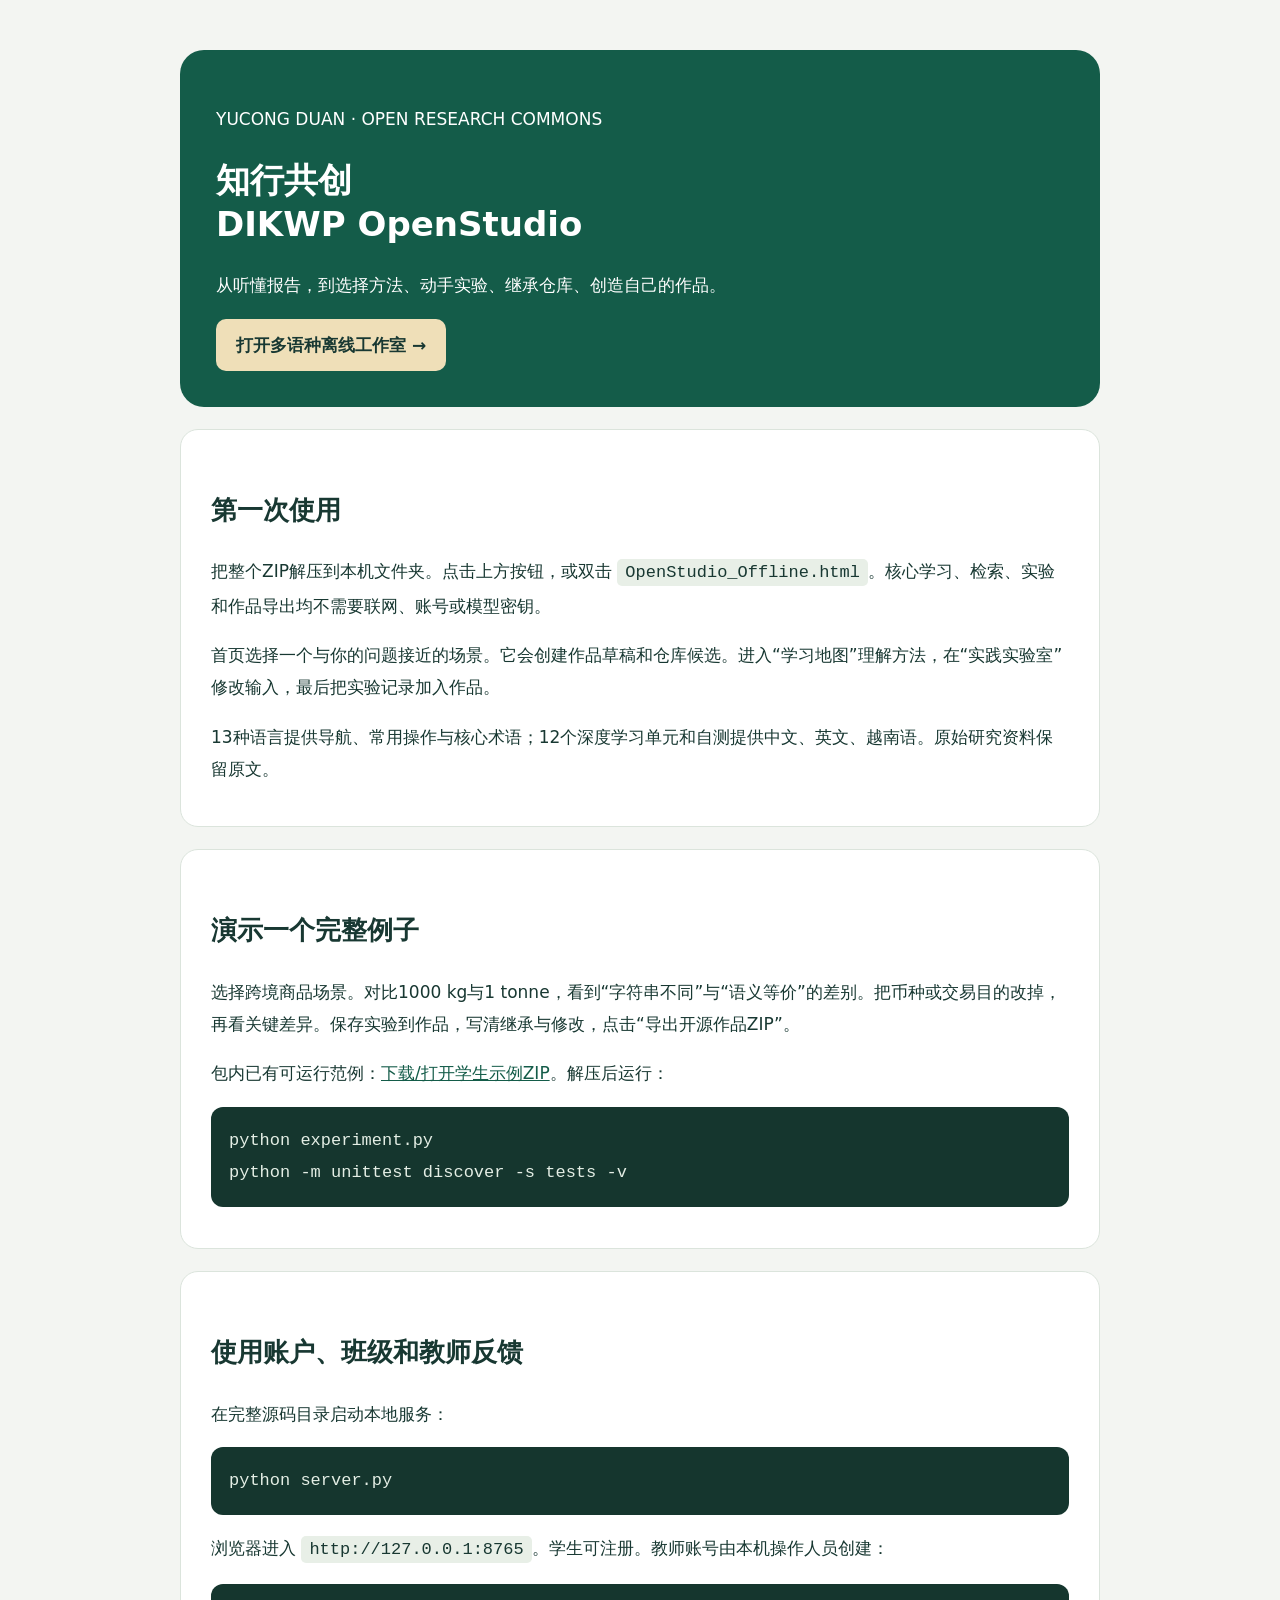
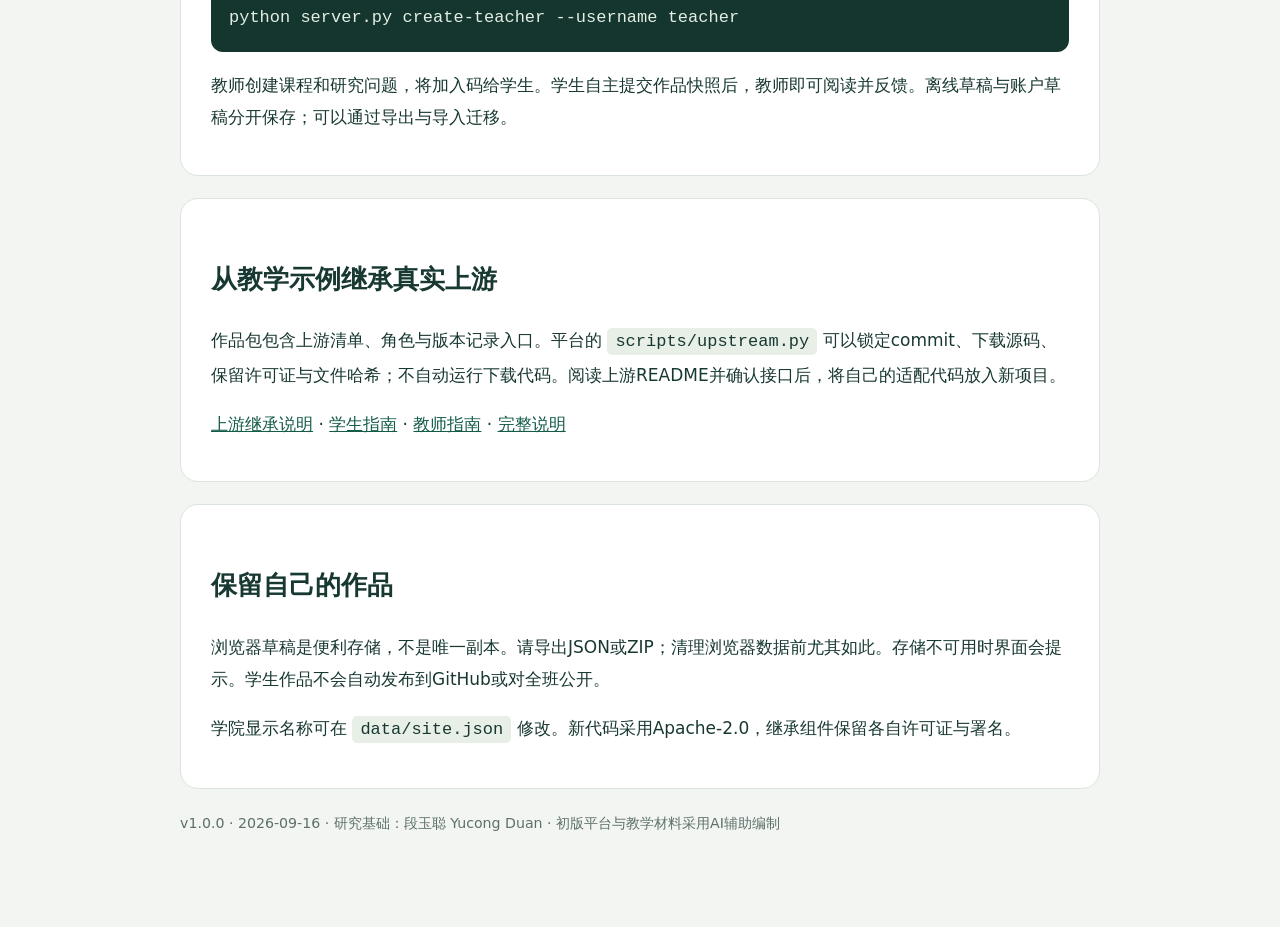
<file: START_HERE_CN.html>
<!doctype html><html lang="zh"><meta charset="utf-8"><meta name="viewport" content="width=device-width,initial-scale=1"><title>开始使用 · DIKWP OpenStudio</title><style>body{font:17px/1.9 system-ui,'Microsoft YaHei',sans-serif;background:#f3f5f2;color:#183832;margin:0}main{max-width:920px;margin:auto;padding:50px 24px 80px}header{background:#145c49;color:white;border-radius:24px;padding:36px}h1{line-height:1.3}h2{margin-top:32px}a{color:#145c49}header a{display:inline-block;background:#efdfb8;color:#183832;padding:10px 20px;border-radius:10px;text-decoration:none;font-weight:700}section{background:white;padding:24px 30px;border:1px solid #dbe4dc;border-radius:18px;margin-top:22px}code{background:#e8efe7;padding:4px 8px;border-radius:5px}pre{background:#15362e;color:#e4eee5;padding:18px;border-radius:12px;overflow:auto}small{color:#5d716b}</style><main><header><p>YUCONG DUAN · OPEN RESEARCH COMMONS</p><h1>知行共创<br>DIKWP OpenStudio</h1><p>从听懂报告，到选择方法、动手实验、继承仓库、创造自己的作品。</p><a href="OpenStudio_Offline.html">打开多语种离线工作室 →</a></header><section><h2>第一次使用</h2><p>把整个ZIP解压到本机文件夹。点击上方按钮，或双击 <code>OpenStudio_Offline.html</code>。核心学习、检索、实验和作品导出均不需要联网、账号或模型密钥。</p><p>首页选择一个与你的问题接近的场景。它会创建作品草稿和仓库候选。进入“学习地图”理解方法，在“实践实验室”修改输入，最后把实验记录加入作品。</p><p>13种语言提供导航、常用操作与核心术语；12个深度学习单元和自测提供中文、英文、越南语。原始研究资料保留原文。</p></section><section><h2>演示一个完整例子</h2><p>选择跨境商品场景。对比1000 kg与1 tonne，看到“字符串不同”与“语义等价”的差别。把币种或交易目的改掉，再看关键差异。保存实验到作品，写清继承与修改，点击“导出开源作品ZIP”。</p><p>包内已有可运行范例：<a href="examples/cross_language_trade.zip">下载/打开学生示例ZIP</a>。解压后运行：</p><pre>python experiment.py
python -m unittest discover -s tests -v</pre></section><section><h2>使用账户、班级和教师反馈</h2><p>在完整源码目录启动本地服务：</p><pre>python server.py</pre><p>浏览器进入 <code>http://127.0.0.1:8765</code>。学生可注册。教师账号由本机操作人员创建：</p><pre>python server.py create-teacher --username teacher</pre><p>教师创建课程和研究问题，将加入码给学生。学生自主提交作品快照后，教师即可阅读并反馈。离线草稿与账户草稿分开保存；可以通过导出与导入迁移。</p></section><section><h2>从教学示例继承真实上游</h2><p>作品包包含上游清单、角色与版本记录入口。平台的 <code>scripts/upstream.py</code> 可以锁定commit、下载源码、保留许可证与文件哈希；不自动运行下载代码。阅读上游README并确认接口后，将自己的适配代码放入新项目。</p><p><a href="docs/UPSTREAM_INHERITANCE.md">上游继承说明</a> · <a href="docs/LEARNER_GUIDE_CN.md">学生指南</a> · <a href="docs/TEACHER_GUIDE_CN.md">教师指南</a> · <a href="README_CN.md">完整说明</a></p></section><section><h2>保留自己的作品</h2><p>浏览器草稿是便利存储，不是唯一副本。请导出JSON或ZIP；清理浏览器数据前尤其如此。存储不可用时界面会提示。学生作品不会自动发布到GitHub或对全班公开。</p><p>学院显示名称可在 <code>data/site.json</code> 修改。新代码采用Apache-2.0，继承组件保留各自许可证与署名。</p></section><p><small>v1.0.0 · 2026-09-16 · 研究基础：段玉聪 Yucong Duan · 初版平台与教学材料采用AI辅助编制</small></p></main></html>
</file>
